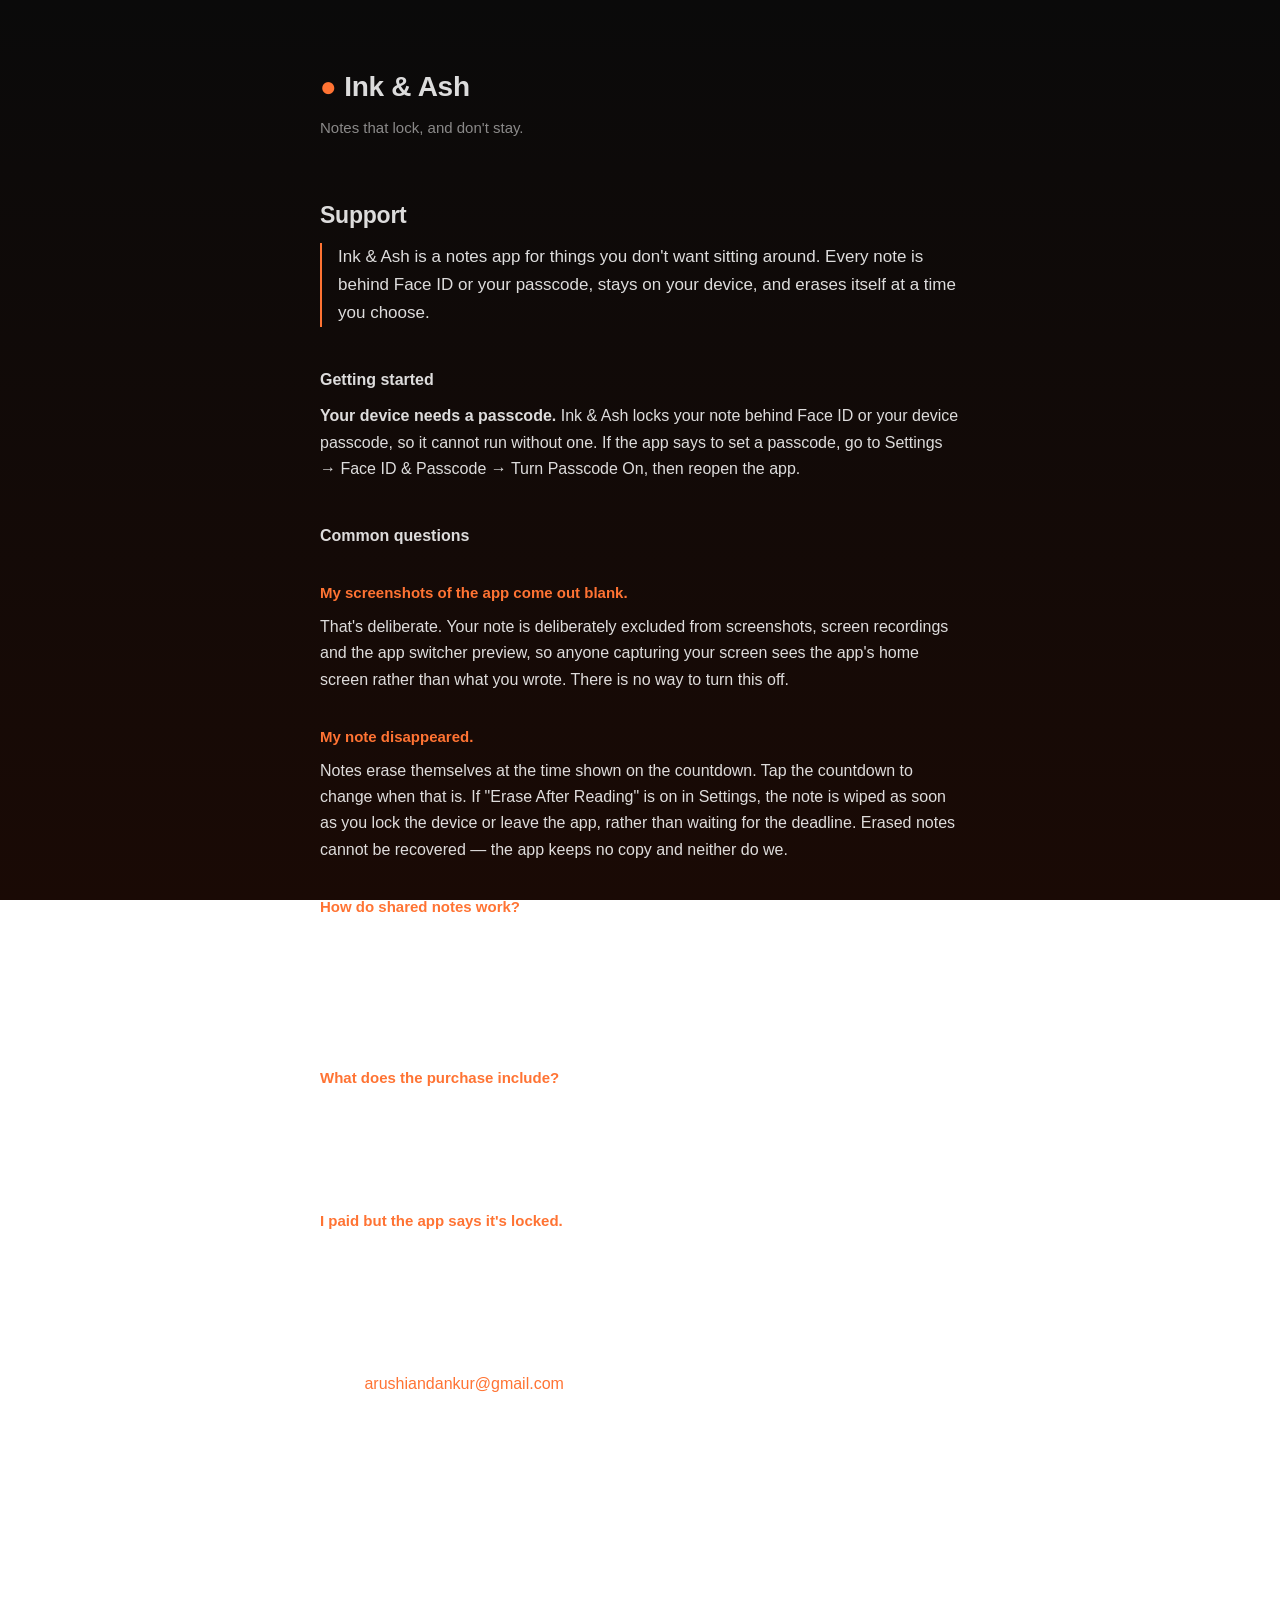
<file: index.html>
<!DOCTYPE html>
<html lang="en">
<head>
<meta charset="utf-8">
<meta name="viewport" content="width=device-width, initial-scale=1">
<title>Support — Ink &amp; Ash</title>
<link rel="stylesheet" href="style.css">
</head>
<body>
<main>
<header>
  <p class="mark"><span class="flame">&#9679;</span> Ink &amp; Ash</p>
  <p class="tagline">Notes that lock, and don't stay.</p>
</header>

<h1>Support</h1>

<p class="lede">Ink &amp; Ash is a notes app for things you don't want sitting
around. Every note is behind Face ID or your passcode, stays on your device, and
erases itself at a time you choose.</p>

<h2>Getting started</h2>
<p><strong>Your device needs a passcode.</strong> Ink &amp; Ash locks your note
behind Face ID or your device passcode, so it cannot run without one. If the app
says to set a passcode, go to Settings &rarr; Face ID &amp; Passcode &rarr; Turn
Passcode On, then reopen the app.</p>

<h2>Common questions</h2>

<h3 class="q">My screenshots of the app come out blank.</h3>
<p>That's deliberate. Your note is deliberately excluded from screenshots, screen
recordings and the app switcher preview, so anyone capturing your screen sees the
app's home screen rather than what you wrote. There is no way to turn this off.</p>

<h3 class="q">My note disappeared.</h3>
<p>Notes erase themselves at the time shown on the countdown. Tap the countdown
to change when that is. If "Erase After Reading" is on in Settings, the note is
wiped as soon as you lock the device or leave the app, rather than waiting for the
deadline. Erased notes cannot be recovered — the app keeps no copy and neither do
we.</p>

<h3 class="q">How do shared notes work?</h3>
<p>Starting a shared note gives you an eight-character code. Anyone with that code
can join from their own iPhone and read and edit the note live. Joining is always
free and needs no purchase. The note is encrypted on your device before it is
sent, so only people who joined with the code can read it — we can't.</p>

<h3 class="q">What does the purchase include?</h3>
<p>One payment, not a subscription. It unlocks starting as many shared notes as
you like, and choosing an exact erase time rather than one of the presets. Keeping
a note to yourself is free forever, and so is joining a shared note someone else
started.</p>

<h3 class="q">I paid but the app says it's locked.</h3>
<p>Open the paywall and tap <strong>Restore Purchase</strong> under the price. That
re-checks your Apple Account, which is also how to unlock the app on a second
device or after reinstalling.</p>

<h2>Still stuck?</h2>
<p>Email <a href="mailto:arushiandankur@gmail.com">arushiandankur@gmail.com</a> and describe
what happened. Please don't include the contents of a note you want kept private.</p>

<footer>
  Support &nbsp;·&nbsp; <a href="privacy.html">Privacy Policy</a>
</footer>
</main>
</body>
</html>
</file>
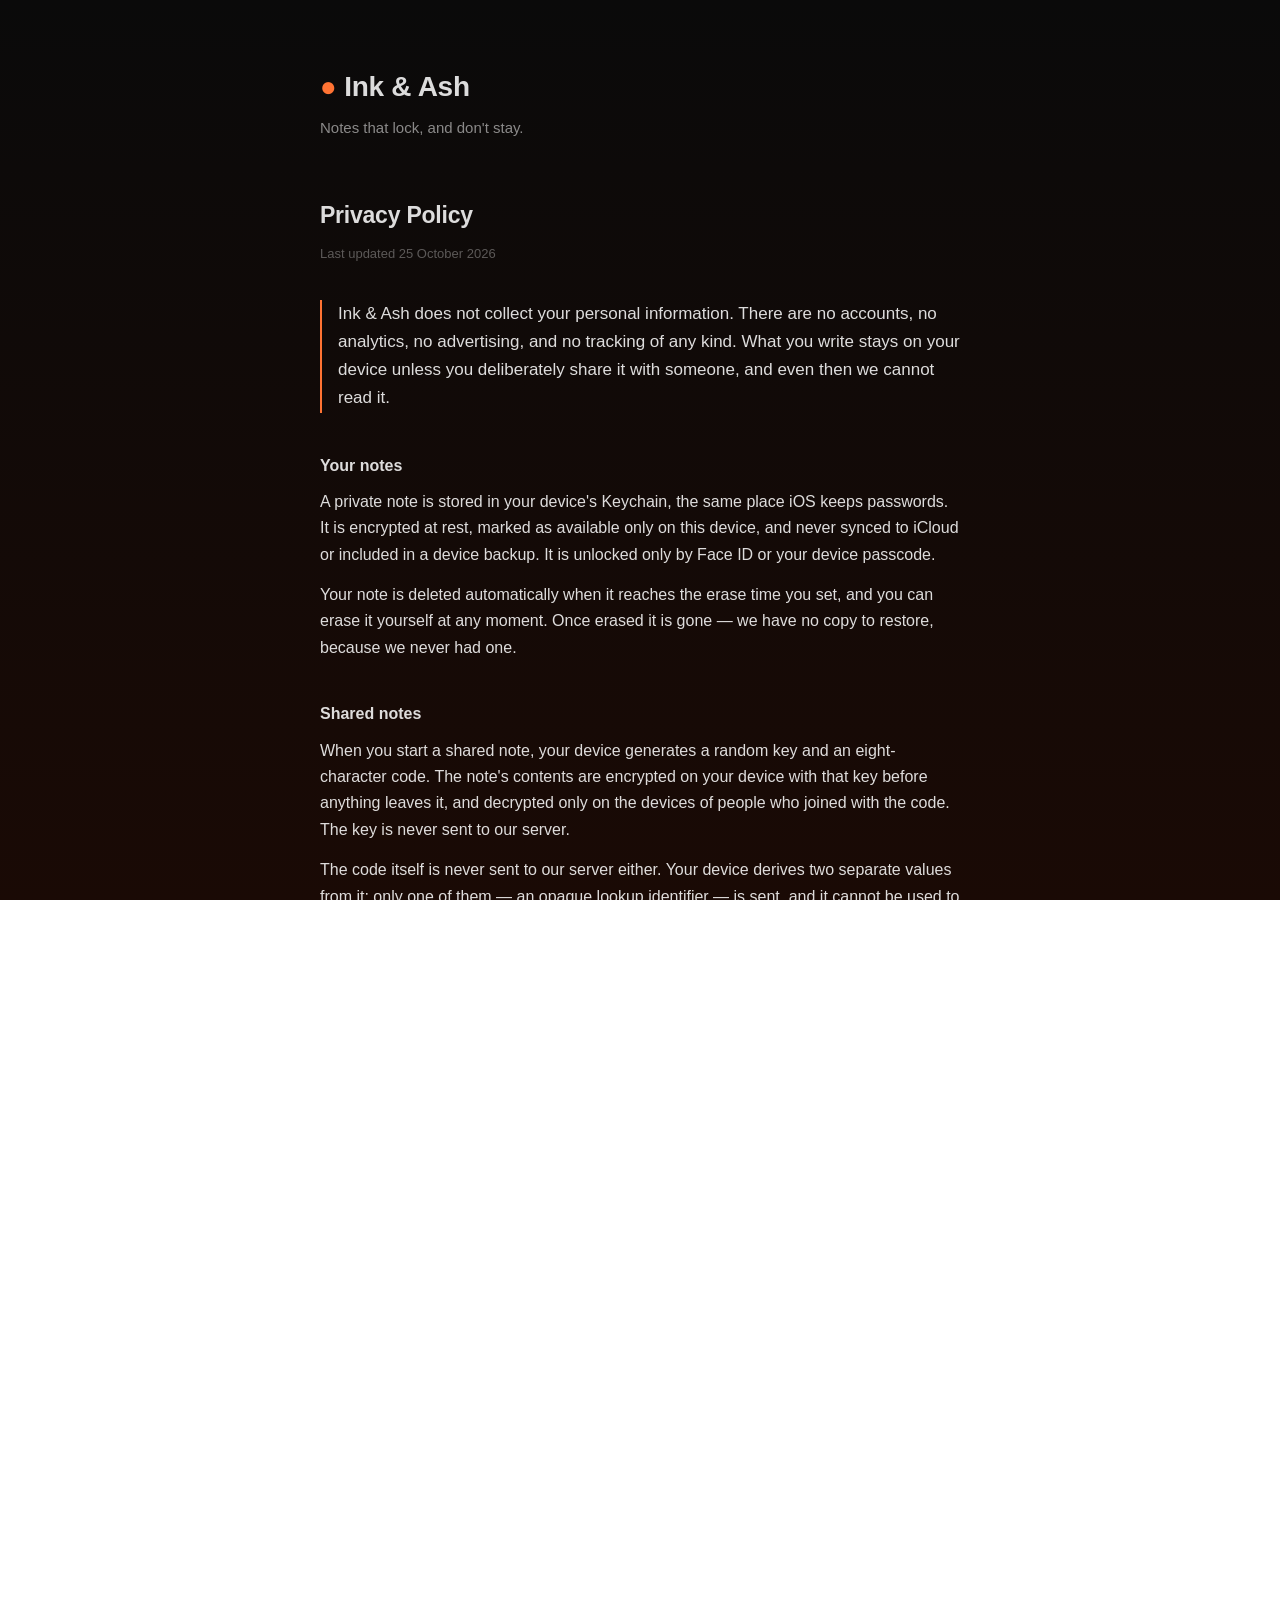
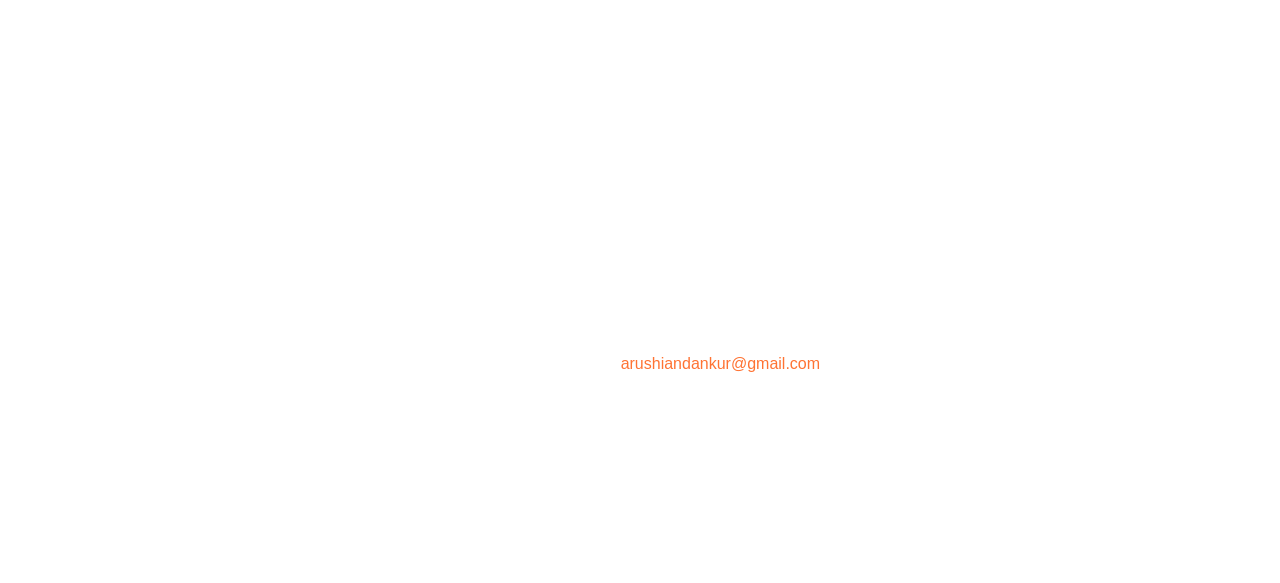
<file: privacy.html>
<!DOCTYPE html>
<html lang="en">
<head>
<meta charset="utf-8">
<meta name="viewport" content="width=device-width, initial-scale=1">
<title>Privacy Policy — Ink &amp; Ash</title>
<link rel="stylesheet" href="style.css">
</head>
<body>
<main>
<header>
  <p class="mark"><span class="flame">&#9679;</span> Ink &amp; Ash</p>
  <p class="tagline">Notes that lock, and don't stay.</p>
</header>

<h1>Privacy Policy</h1>
<p class="updated">Last updated 25 October 2026</p>

<p class="lede">Ink &amp; Ash does not collect your personal information. There are no
accounts, no analytics, no advertising, and no tracking of any kind. What you
write stays on your device unless you deliberately share it with someone, and
even then we cannot read it.</p>

<h2>Your notes</h2>
<p>A private note is stored in your device's Keychain, the same place iOS keeps
passwords. It is encrypted at rest, marked as available only on this device, and
never synced to iCloud or included in a device backup. It is unlocked only by
Face ID or your device passcode.</p>
<p>Your note is deleted automatically when it reaches the erase time you set, and
you can erase it yourself at any moment. Once erased it is gone — we have no
copy to restore, because we never had one.</p>

<h2>Shared notes</h2>
<p>When you start a shared note, your device generates a random key and an
eight-character code. The note's contents are encrypted on your device with that
key before anything leaves it, and decrypted only on the devices of people who
joined with the code. The key is never sent to our server.</p>
<p>The code itself is never sent to our server either. Your device derives two
separate values from it; only one of them — an opaque lookup identifier — is
sent, and it cannot be used to work out the code or to decrypt anything.</p>
<p>What our server stores for a shared note is limited to that lookup identifier,
an opaque room identifier, and an expiry time. It holds no note contents, no
names, no email addresses, no device identifiers and no account of any kind. This
pairing information is deleted automatically when the session expires.</p>
<p>Because the encryption happens on your device, we are not able to read a shared
note, and neither is anyone who obtains the server's data.</p>

<h2>What stays on your device</h2>
<p>The app records one number locally: how many free shared notes you have
started. It never leaves your device and is not linked to you.</p>

<h2>Purchases</h2>
<p>The one-time purchase in Ink &amp; Ash is handled entirely by Apple. Payment
is processed by Apple under Apple's own privacy policy; we never see your payment
details, your name, or your Apple Account. The app only learns whether a purchase
exists on the device.</p>

<h2>Screenshots and recordings</h2>
<p>Ink &amp; Ash asks iOS to exclude your note from screenshots, screen
recordings and the app switcher. This is a protection against others capturing
your screen; it is not a guarantee against every possible method of capture, and
the app will tell you in Settings if the protection is unavailable on your
version of iOS.</p>

<h2>Children</h2>
<p>Ink &amp; Ash is not directed at children and collects no information from
anyone, including children.</p>

<h2>Changes</h2>
<p>If this policy changes, the revised version will be posted on this page with a
new date above. Material changes will also be noted in the app's release notes.</p>

<h2>Contact</h2>
<p>Questions about this policy can be sent to
<a href="mailto:arushiandankur@gmail.com">arushiandankur@gmail.com</a>.</p>

<footer>
  <a href="./">Support</a> &nbsp;·&nbsp; Privacy Policy
</footer>
</main>
</body>
</html>
</file>
<file: style.css>
:root {
  --ember: #ff7333;
  --bg-top: #0a0a0a;
  --bg-bottom: #1a0a05;
  --text: rgba(255, 255, 255, 0.86);
  --muted: rgba(255, 255, 255, 0.52);
  --faint: rgba(255, 255, 255, 0.32);
  --rule: rgba(255, 255, 255, 0.10);
}

* { box-sizing: border-box; }

body {
  margin: 0;
  padding: 0 16px;
  background: linear-gradient(to bottom, var(--bg-top), var(--bg-bottom));
  background-attachment: fixed;
  min-height: 100vh;
  color: var(--text);
  font: 16px/1.65 -apple-system, BlinkMacSystemFont, "Segoe UI", Helvetica, Arial, sans-serif;
  -webkit-font-smoothing: antialiased;
}

main {
  max-width: 640px;
  margin: 0 auto;
  padding: 64px 0 96px;
}

header { margin-bottom: 56px; }

.mark {
  font-size: 28px;
  font-weight: 600;
  letter-spacing: -0.01em;
  margin: 0 0 6px;
}
.mark .flame { color: var(--ember); }

.tagline { color: var(--muted); margin: 0; font-size: 15px; }

h1 {
  font-size: 23px;
  font-weight: 600;
  letter-spacing: -0.01em;
  margin: 0 0 8px;
}

h2 {
  font-size: 16px;
  font-weight: 600;
  margin: 40px 0 10px;
  color: var(--text);
}

p { margin: 0 0 14px; }

ul { margin: 0 0 14px; padding-left: 20px; }
li { margin-bottom: 8px; }

a { color: var(--ember); text-decoration: none; }
a:hover { text-decoration: underline; }

.updated { color: var(--faint); font-size: 13px; margin-bottom: 36px; }

.lede {
  font-size: 17px;
  color: var(--text);
  border-left: 2px solid var(--ember);
  padding-left: 16px;
  margin: 0 0 32px;
}

footer {
  margin-top: 64px;
  padding-top: 24px;
  border-top: 1px solid var(--rule);
  color: var(--faint);
  font-size: 13px;
}
footer a { color: var(--muted); }

@media (max-width: 480px) {
  main { padding: 44px 0 72px; }
  .mark { font-size: 24px; }
}

h3.q {
  font-size: 15px;
  font-weight: 600;
  color: var(--ember);
  margin: 32px 0 8px;
}
</file>
